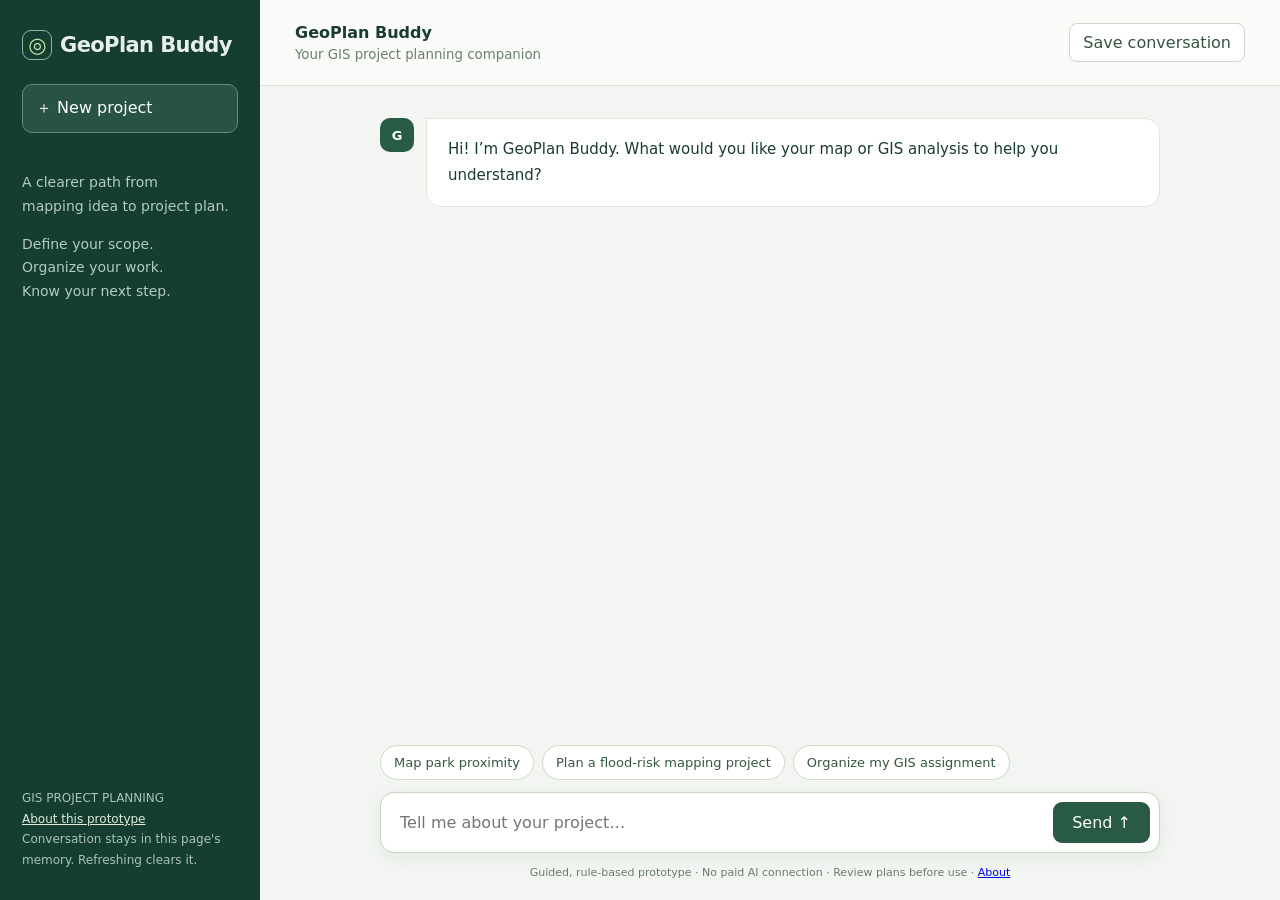
<file: docs/index.html>
<!doctype html>
<html lang="en"><head><meta charset="utf-8"><meta name="viewport" content="width=device-width,initial-scale=1"><meta name="description" content="GeoPlan Buddy, an interactive guided GIS project planner."><title>GeoPlan Buddy | Chat</title><link rel="stylesheet" href="chat.css"><script src="chat.js" defer></script></head><body>
<div class="app"><aside class="sidebar"><div class="brand"><span class="mark">◎</span>GeoPlan Buddy</div><button class="new" id="new" type="button">＋ New project</button><div><p>A clearer path from<br>mapping idea to project plan.</p><p>Define your scope.<br>Organize your work.<br>Know your next step.</p></div><div class="bottom">GIS PROJECT PLANNING<br><a href="about.html">About this prototype</a><br>Conversation stays in this page's memory. Refreshing clears it.</div></aside>
<main class="workspace"><header class="topbar"><div><strong>GeoPlan Buddy</strong><small>Your GIS project planning companion</small></div><button class="export" id="export" type="button">Save conversation</button></header><section class="conversation" id="messages" role="log" aria-label="Project planning conversation" aria-live="polite" aria-relevant="additions"></section><div class="compose-area"><div class="hints" id="hints" aria-label="Suggested replies"></div><form id="composer"><label for="message" hidden>Your message</label><input id="message" name="message" placeholder="Tell me about your project…" maxlength="1200" autocomplete="off" required><button type="submit">Send ↑</button></form><p class="disclosure">Guided, rule-based prototype · No paid AI connection · Review plans before use · <a href="about.html">About</a></p><noscript>This planner needs JavaScript enabled.</noscript></div></main></div>
</body></html>
</file>
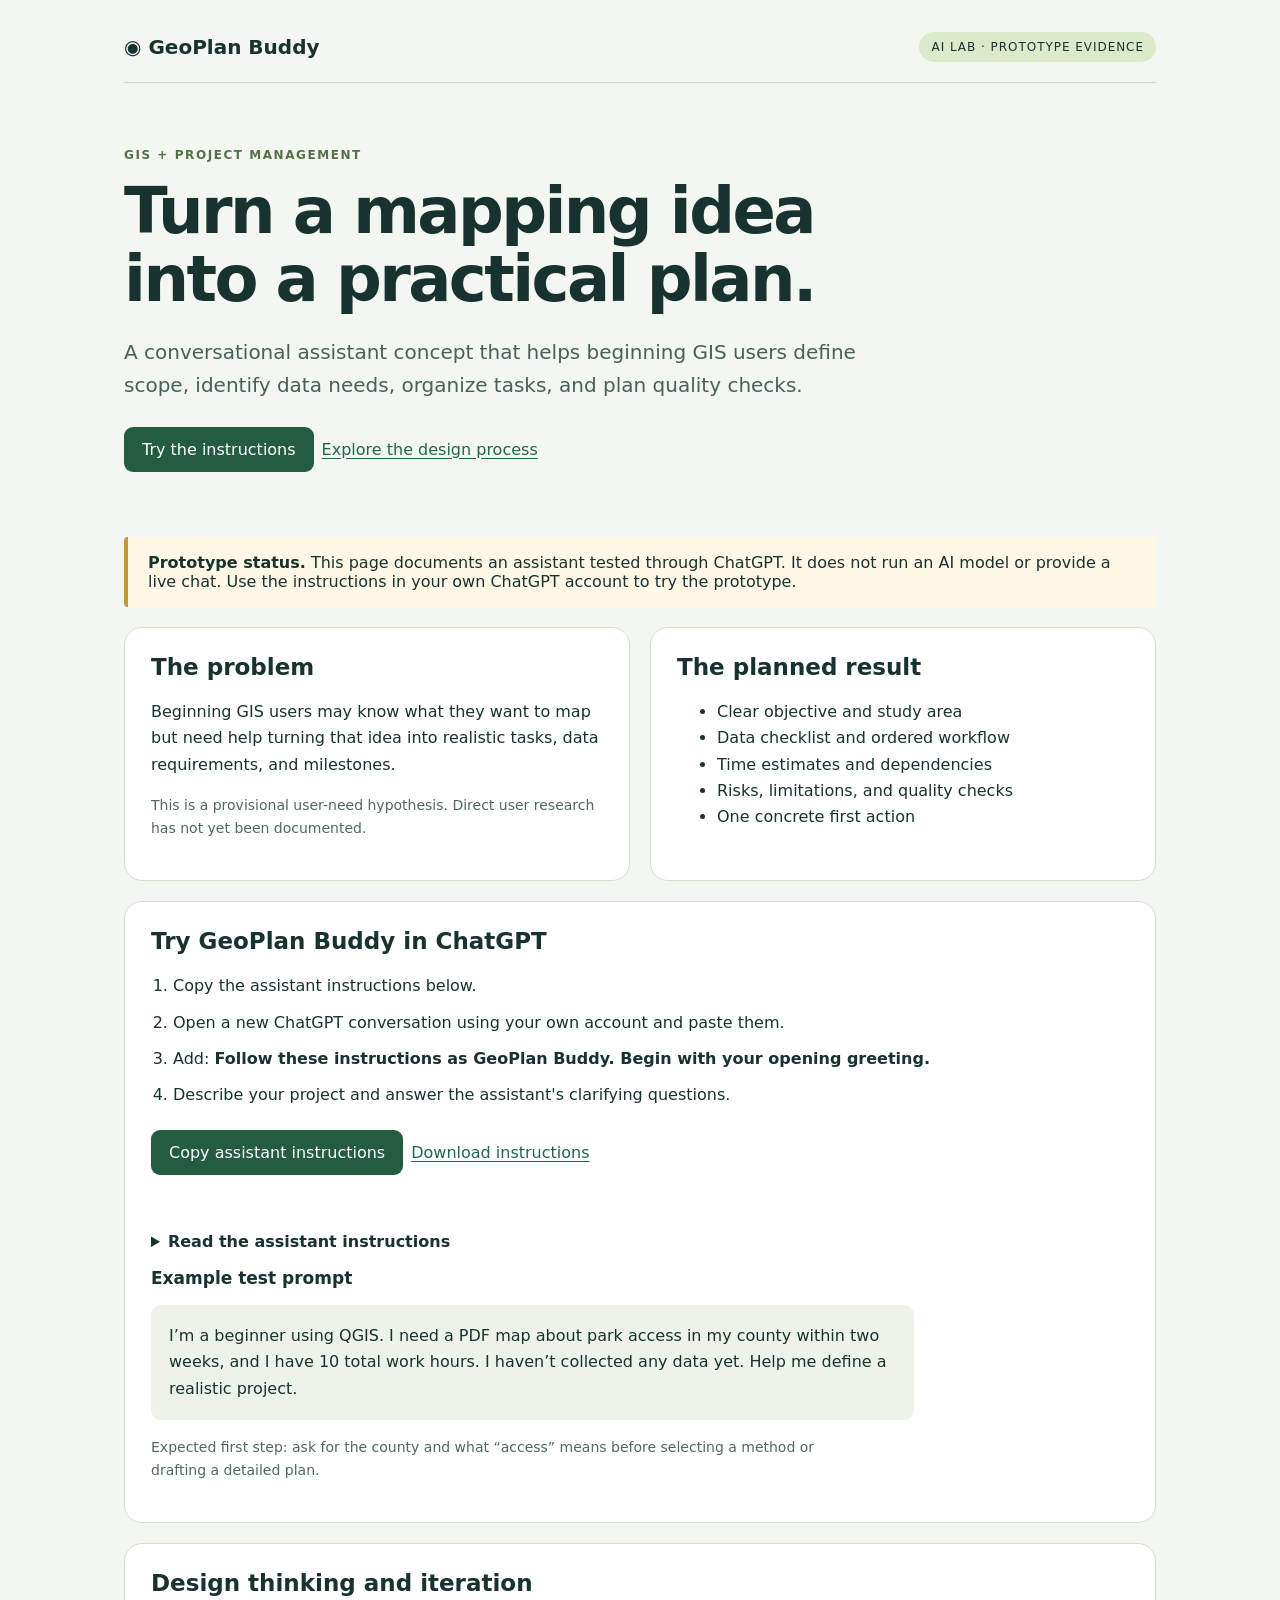
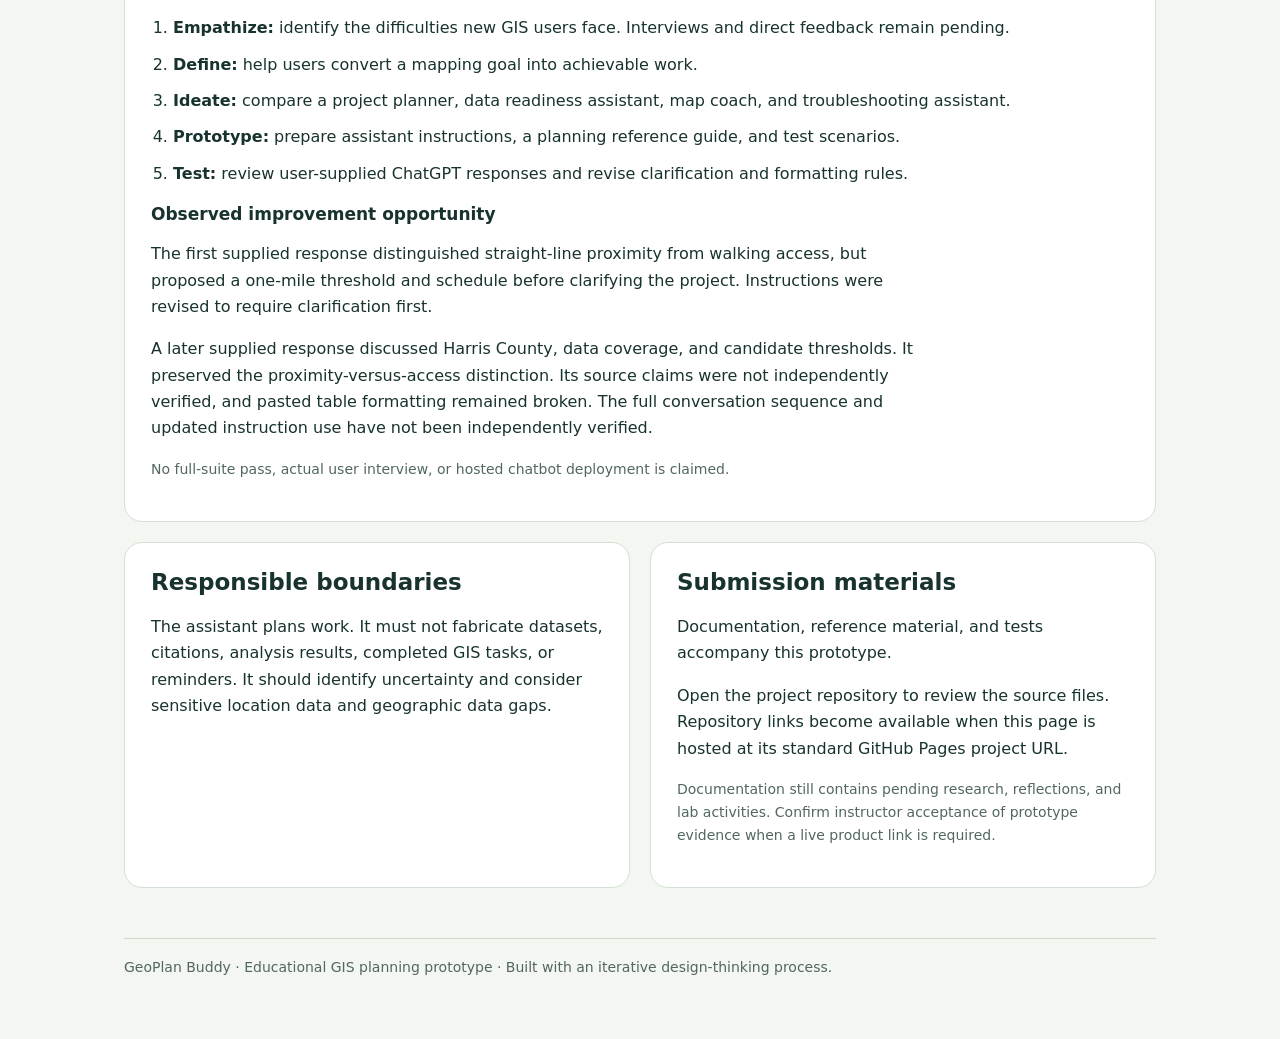
<file: Build a Bot/docs/index.html>
<!doctype html>
<html lang="en"><head><meta charset="utf-8"><meta name="viewport" content="width=device-width,initial-scale=1"><meta name="description" content="GeoPlan Buddy: a GIS project planning assistant prototype and AI Lab design-thinking evidence."><title>GeoPlan Buddy | GIS Project Planner</title>
<style>
:root{font-family:system-ui,-apple-system,Segoe UI,sans-serif;color:#18332f;background:#f3f6f1}*{box-sizing:border-box}body{margin:0}main{max-width:1080px;margin:auto;padding:32px 24px 64px}header{display:flex;justify-content:space-between;align-items:center;border-bottom:1px solid #cad8cd;padding-bottom:20px;gap:16px}.brand{font-weight:750;font-size:20px}.badge{font-size:12px;letter-spacing:.08em;text-transform:uppercase;background:#dceacb;padding:8px 12px;border-radius:30px}.hero{padding:65px 0 40px;max-width:790px}.eyebrow{color:#537247;text-transform:uppercase;letter-spacing:.13em;font-size:12px;font-weight:700}h1{font-size:clamp(36px,6vw,64px);line-height:1.06;letter-spacing:-.04em;margin:16px 0 22px}p,li{line-height:1.65}p{max-width:75ch}.lead{font-size:20px;color:#49605a}.grid{display:grid;grid-template-columns:1fr 1fr;gap:20px}.card{background:white;border:1px solid #d4dfd3;border-radius:18px;padding:26px;margin-bottom:20px}h2{font-size:23px;margin-top:0}h3{font-size:17px}a{color:#21664f;text-underline-offset:3px}button,.button{display:inline-block;background:#245b43;color:white;border:0;border-radius:9px;padding:13px 18px;font:inherit;cursor:pointer;text-decoration:none;margin:5px 8px 5px 0}button:hover,.button:hover{background:#173e2d}a:focus-visible,button:focus-visible{outline:3px solid #d79426;outline-offset:4px}.note{padding:16px 20px;border-left:4px solid #c6953d;background:#fff7e6;border-radius:4px;margin:20px 0}.sample{background:#edf3eb;border-radius:10px;padding:18px}.small{font-size:14px;color:#52675f}footer{border-top:1px solid #cad8cd;margin-top:30px;padding-top:20px}.steps{padding-left:22px}.steps li{margin:10px 0}#status{min-height:24px}pre{white-space:pre-wrap;overflow-wrap:anywhere;font:13px/1.6 ui-monospace,monospace;max-height:380px;overflow:auto;background:#f4f7f2;padding:15px}summary{cursor:pointer;font-weight:650}@media(max-width:720px){.grid{grid-template-columns:1fr}.hero{padding-top:40px}header{align-items:flex-start}}
</style></head><body><main>
<header><div class="brand">◉ GeoPlan Buddy</div><span class="badge">AI Lab · Prototype evidence</span></header>
<section class="hero"><div class="eyebrow">GIS + Project Management</div><h1>Turn a mapping idea<br>into a practical plan.</h1><p class="lead">A conversational assistant concept that helps beginning GIS users define scope, identify data needs, organize tasks, and plan quality checks.</p><a class="button" href="#try">Try the instructions</a><a href="#evidence">Explore the design process</a></section>
<div class="note"><strong>Prototype status.</strong> This page documents an assistant tested through ChatGPT. It does not run an AI model or provide a live chat. Use the instructions in your own ChatGPT account to try the prototype.</div>
<div class="grid"><section class="card"><h2>The problem</h2><p>Beginning GIS users may know what they want to map but need help turning that idea into realistic tasks, data requirements, and milestones.</p><p class="small">This is a provisional user-need hypothesis. Direct user research has not yet been documented.</p></section><section class="card"><h2>The planned result</h2><ul><li>Clear objective and study area</li><li>Data checklist and ordered workflow</li><li>Time estimates and dependencies</li><li>Risks, limitations, and quality checks</li><li>One concrete first action</li></ul></section></div>
<section class="card" id="try"><h2>Try GeoPlan Buddy in ChatGPT</h2><ol class="steps"><li>Copy the assistant instructions below.</li><li>Open a new ChatGPT conversation using your own account and paste them.</li><li>Add: <strong>Follow these instructions as GeoPlan Buddy. Begin with your opening greeting.</strong></li><li>Describe your project and answer the assistant's clarifying questions.</li></ol><button id="copy" type="button">Copy assistant instructions</button><a id="download" download="geoplan-buddy-instructions.txt" href="bot-instructions.txt">Download instructions</a><p id="status" class="small" role="status" aria-live="polite"></p><details><summary>Read the assistant instructions</summary><pre id="instructions">Loading instructions…</pre></details><h3>Example test prompt</h3><p class="sample">I’m a beginner using QGIS. I need a PDF map about park access in my county within two weeks, and I have 10 total work hours. I haven’t collected any data yet. Help me define a realistic project.</p><p class="small">Expected first step: ask for the county and what “access” means before selecting a method or drafting a detailed plan.</p></section>
<section class="card" id="evidence"><h2>Design thinking and iteration</h2><ol class="steps"><li><strong>Empathize:</strong> identify the difficulties new GIS users face. Interviews and direct feedback remain pending.</li><li><strong>Define:</strong> help users convert a mapping goal into achievable work.</li><li><strong>Ideate:</strong> compare a project planner, data readiness assistant, map coach, and troubleshooting assistant.</li><li><strong>Prototype:</strong> prepare assistant instructions, a planning reference guide, and test scenarios.</li><li><strong>Test:</strong> review user-supplied ChatGPT responses and revise clarification and formatting rules.</li></ol><h3>Observed improvement opportunity</h3><p>The first supplied response distinguished straight-line proximity from walking access, but proposed a one-mile threshold and schedule before clarifying the project. Instructions were revised to require clarification first.</p><p>A later supplied response discussed Harris County, data coverage, and candidate thresholds. It preserved the proximity-versus-access distinction. Its source claims were not independently verified, and pasted table formatting remained broken. The full conversation sequence and updated instruction use have not been independently verified.</p><p class="small">No full-suite pass, actual user interview, or hosted chatbot deployment is claimed.</p></section>
<div class="grid"><section class="card"><h2>Responsible boundaries</h2><p>The assistant plans work. It must not fabricate datasets, citations, analysis results, completed GIS tasks, or reminders. It should identify uncertainty and consider sensitive location data and geographic data gaps.</p></section><section class="card"><h2>Submission materials</h2><p>Documentation, reference material, and tests accompany this prototype.</p><p id="repo-links">Open the project repository to review the source files. Repository links become available when this page is hosted at its standard GitHub Pages project URL.</p><p class="small">Documentation still contains pending research, reflections, and lab activities. Confirm instructor acceptance of prototype evidence when a live product link is required.</p></section></div>
<footer class="small">GeoPlan Buddy · Educational GIS planning prototype · Built with an iterative design-thinking process.</footer>
</main><script>
let instructionText='';const statusEl=document.getElementById('status');
fetch('bot-instructions.txt').then(r=>{if(!r.ok)throw new Error('Instructions unavailable');return r.text()}).then(t=>{instructionText=t;document.getElementById('instructions').textContent=t}).catch(()=>{document.getElementById('instructions').textContent='Unable to load instructions. Use the download link or open the repository file.';statusEl.textContent='Instructions could not be loaded.';});
document.getElementById('copy').addEventListener('click',async()=>{if(!instructionText){statusEl.textContent='Instructions are not loaded yet. Use the download link.';return;}try{await navigator.clipboard.writeText(instructionText);statusEl.textContent='Instructions copied. Paste them into a fresh ChatGPT conversation.';}catch{document.querySelector('details').open=true;statusEl.textContent='Clipboard access is unavailable. Select and copy the instructions shown below.';}});
if(location.hostname.endsWith('.github.io')){const segments=location.pathname.split('/').filter(Boolean);if(segments.length){const owner=location.hostname.slice(0,-10);const repository=segments[0];const root='https://github.com/'+encodeURIComponent(owner)+'/'+encodeURIComponent(repository);const box=document.getElementById('repo-links');box.textContent='';[['Project repository',root],['Lab documentation',root+'/blob/HEAD/gis-project-planner/lab-documentation.md'],['Tests and observations',root+'/blob/HEAD/gis-project-planner/test-plan.md']].forEach(([label,url])=>{const p=document.createElement('p');const a=document.createElement('a');a.href=url;a.textContent=label;p.append(a);box.append(p);});}}
</script></body></html>
</file>
<file: docs/chat.css>
:root{font-family:Inter,Segoe UI,system-ui,sans-serif;color:#193b32;background:#f2f5f1;font-synthesis:none}*{box-sizing:border-box}body{margin:0}button,input{font:inherit}button{cursor:pointer}button:focus-visible,a:focus-visible,input:focus-visible{outline:3px solid #b88538;outline-offset:3px}.app{display:grid;grid-template-columns:260px 1fr;height:100dvh;min-height:480px}.sidebar{background:#153d32;color:#e6efe8;padding:30px 22px;display:flex;flex-direction:column;gap:24px}.brand{font-weight:700;font-size:21px;letter-spacing:-.6px}.mark{display:inline-grid;place-items:center;width:30px;height:30px;border:1px solid #91b5a2;border-radius:9px;margin-right:8px;color:#c9e6aa}.sidebar p{font-size:14px;line-height:1.7;color:#b5cbbf}.new{border:1px solid #668c79;background:#285242;color:white;padding:13px;border-radius:10px;text-align:left}.sidebar .bottom{margin-top:auto;font-size:12px;color:#aac3b3;line-height:1.7}.sidebar a{color:#e0ecd7}.workspace{display:flex;flex-direction:column;min-width:0;min-height:0}.topbar{padding:23px 35px;border-bottom:1px solid #dce4d9;display:flex;justify-content:space-between;align-items:center;background:#fafbf8}.topbar strong{font-size:16px}.topbar small{display:block;margin-top:5px;color:#6b7e72}.export{border:1px solid #cbd7c8;border-radius:8px;background:white;color:#365443;padding:9px 13px}.conversation{overflow-y:auto;flex:1;padding:32px max(24px,calc((100% - 780px)/2));scroll-behavior:smooth}.message{display:flex;gap:12px;align-items:flex-start;margin-bottom:26px}.avatar{flex:none;border-radius:10px;width:34px;height:34px;display:grid;place-items:center;background:#285b45;color:white;font-size:13px;font-weight:700}.bubble{white-space:pre-wrap;overflow-wrap:anywhere;background:#fff;border:1px solid #e0e7dc;padding:18px 21px;border-radius:0 15px 15px;line-height:1.7;font-size:15px;max-width:100%}.user{flex-direction:row-reverse;margin-left:45px}.user .avatar{background:#d8e4cc;color:#3d593b}.user .bubble{background:#e3ecd9;border-color:#dce6d1;border-radius:15px 0 15px 15px}.compose-area{padding:12px max(24px,calc((100% - 780px)/2)) 18px;background:linear-gradient(transparent,#f2f5f1 20%)}.hints{display:flex;flex-wrap:wrap;gap:8px;margin-bottom:12px}.hints button{font-size:13px;border:1px solid #cddbc7;color:#365740;background:#fff;border-radius:20px;padding:9px 13px}.hints button:hover{background:#e5eedf}form{display:flex;gap:10px;background:white;border:1px solid #c7d5c1;border-radius:14px;padding:9px;box-shadow:0 4px 18px #183d3210}input{flex:1;min-width:0;border:0;background:transparent;padding:10px;color:#193b32}input:focus{outline:none}form:focus-within{border-color:#3e7150}form button{background:#295a43;color:white;border:0;border-radius:9px;padding:11px 19px}.disclosure{font-size:11px;line-height:1.6;color:#6a7b6c;text-align:center;margin:11px 0 0}@media(max-width:760px){.app{grid-template-columns:1fr}.sidebar{display:none}.topbar{padding:17px}.conversation{padding:25px 15px}.compose-area{padding:10px 15px 15px}.bubble{padding:14px;font-size:14px}.user{margin-left:12px}.export{font-size:12px}.topbar strong{font-size:15px}}@media(prefers-reduced-motion:reduce){*{scroll-behavior:auto!important}}
</file>
